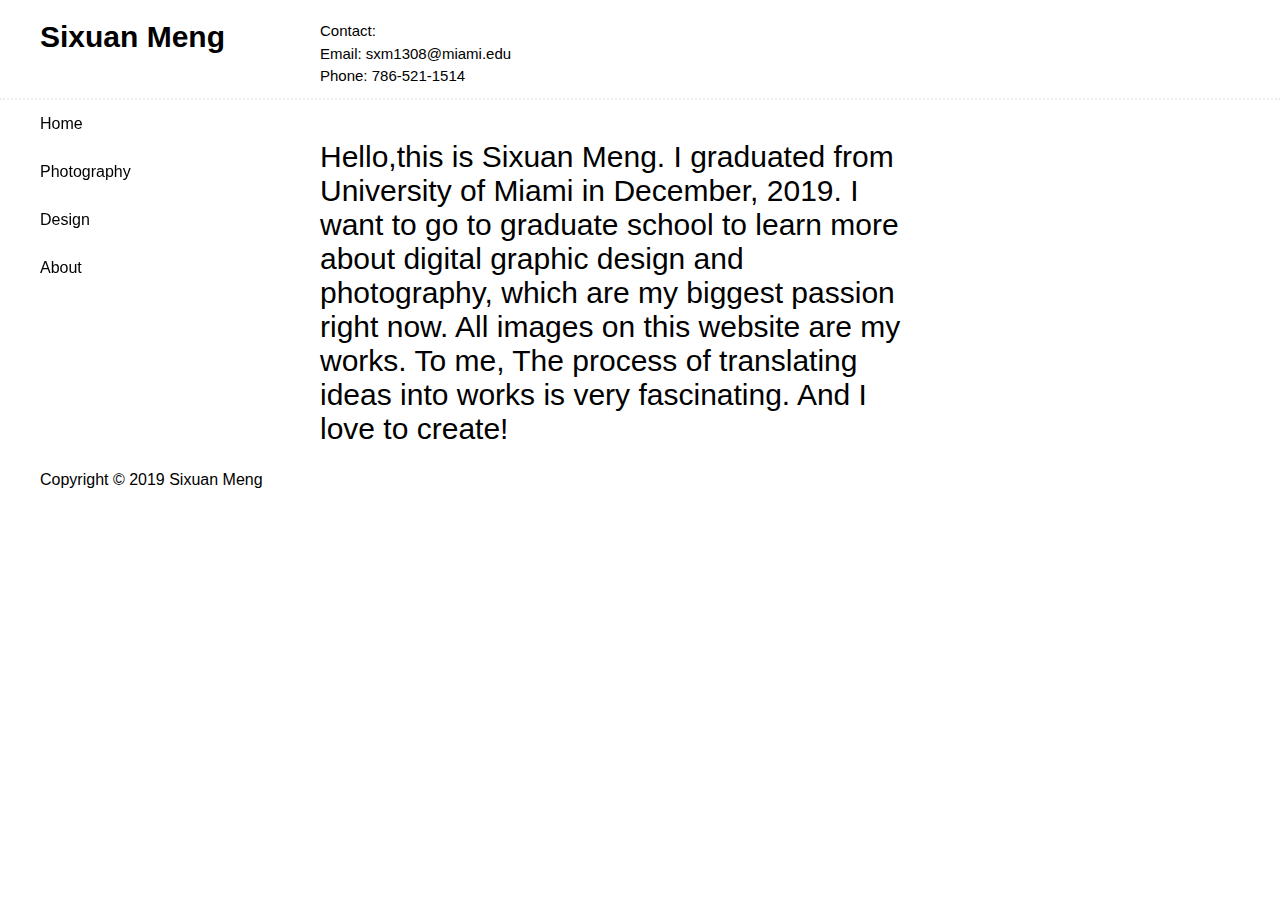
<file: about.html>
<!DOCTYPE html>
<html lang="en">
   <head>
      <meta charset="UTF-8" />
      <title>About</title>
      <link href="css/style.css" rel="stylesheet" />
   </head>
   <body>
     <p class="message">You need a broswer which supports CSS grid! why not<a href="https://browsehappy,com/">download</a> a browser which does?</p>
      <div class="grid">
         <div id="header">
            <h1>Sixuan Meng</h1>
            <div id="contactinfo">
               <ul>
                  <li>Contact:</li>
                  <li>Email:  sxm1308@miami.edu</li>
                  <li>Phone: <a href="tel:7865211514">786-521-1514</a></li>
               </ul>
            </div>
         </div>
         <div id="aside">
            <ul>
               <li><a href="home.html">Home</a>
               <li><a href="photography.html">Photography</a>
               <li><a href="design.html">Design</a>
               <li><a href="about.html">About</a>
            </ul>
         </div>

         <div id="main">
           <p id="intro">Hello,this is Sixuan Meng.  I graduated from University of Miami in December, 2019. I want to go to graduate school to learn more about digital graphic design and photography, which are my biggest passion right now. All images on this website are my works. To me, The process of translating ideas into works is very fascinating. And I love to create!</p>
          </div>

         <div id="footer">
            <p>Copyright &#169; 2019 Sixuan Meng</p>
         </div>
      </div>
   </body>
</html>
</file>
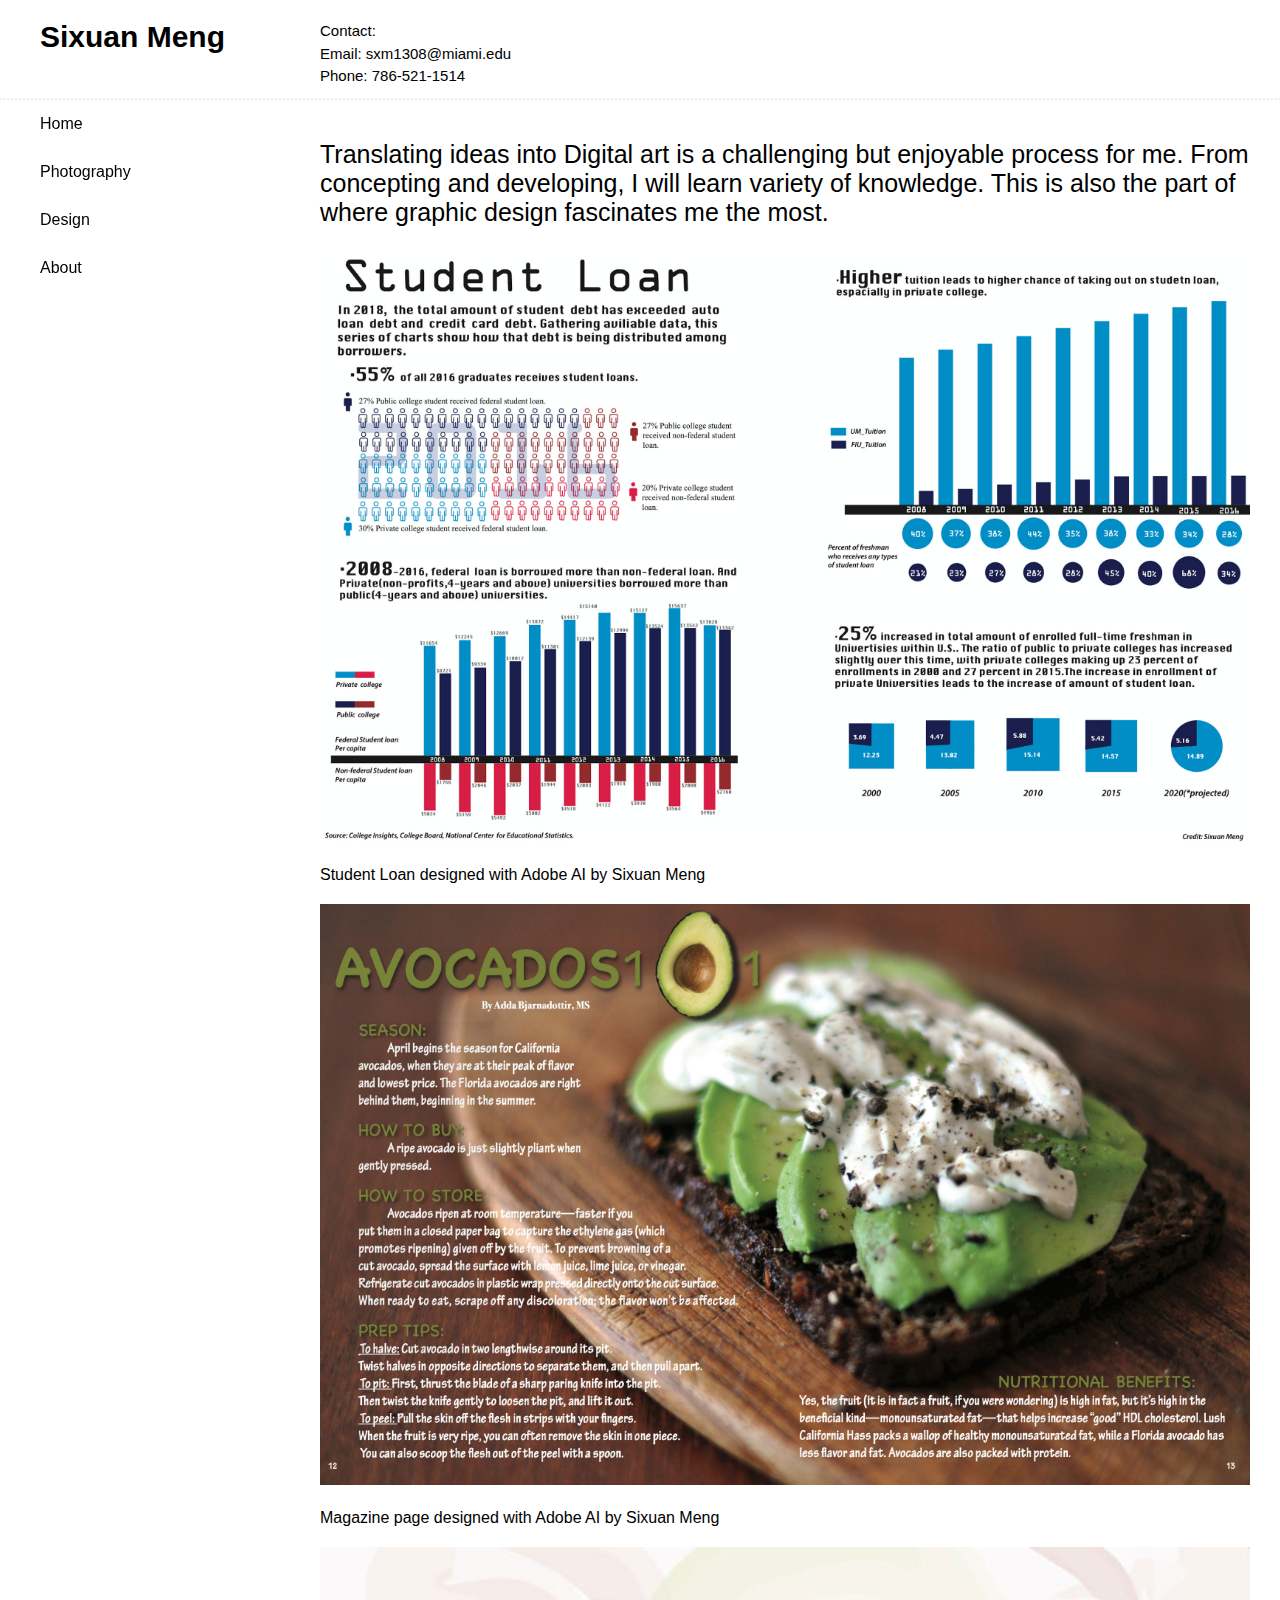
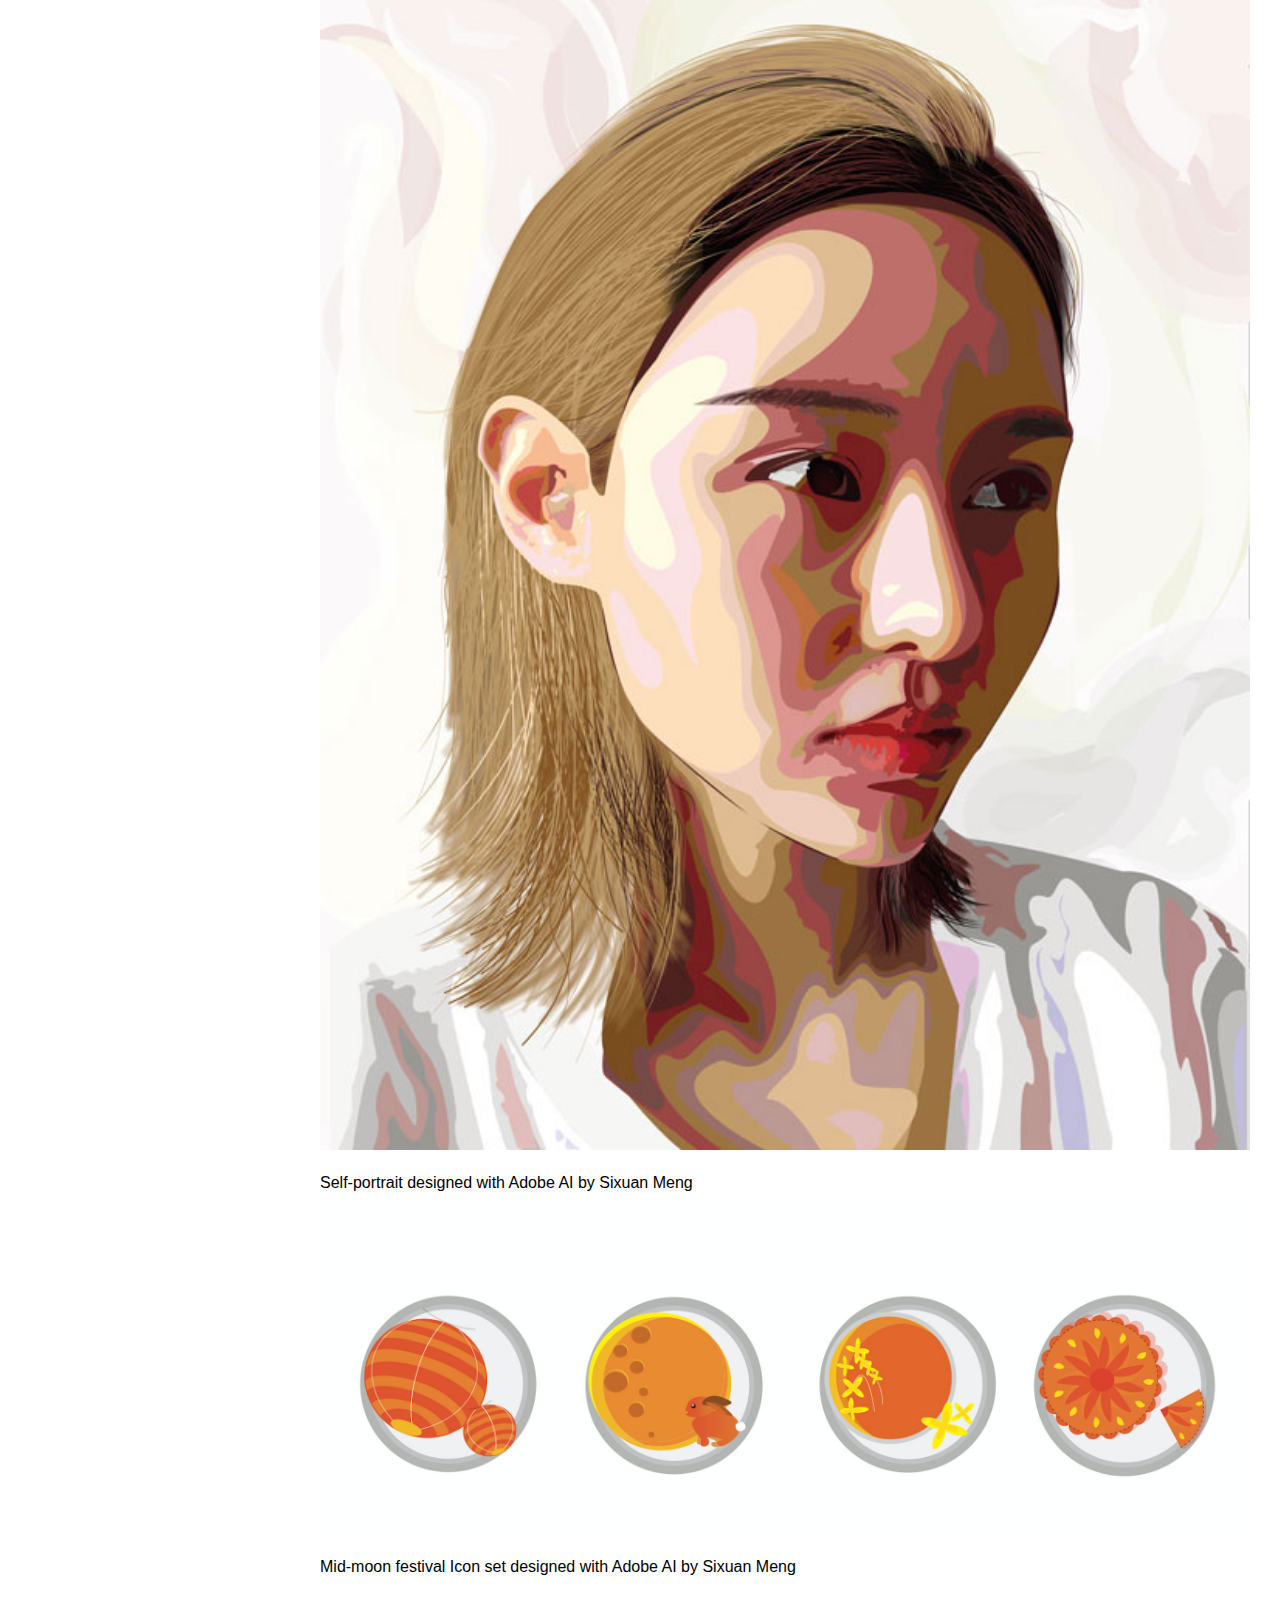
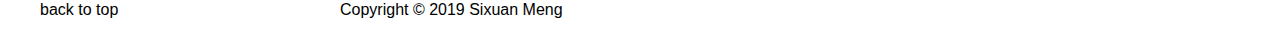
<file: design.html>
<!DOCTYPE html>
<html lang="en">
   <head>
      <meta charset="UTF-8" />
      <title>Design</title>
      <link href="css/style.css" rel="stylesheet" />
   </head>
   <body>
     <p class="message">You need a broswer which supports CSS grid! why not<a href="https://browsehappy,com/">download</a> a browser which does?</p>
      <div class="grid">
         <div id="header">
            <h1>Sixuan Meng</h1>
            <div id="contactinfo">
               <ul>
                  <li>Contact:</li>
                  <li>Email:  sxm1308@miami.edu</li>
                  <li>Phone: <a href="tel:7865211514">786-521-1514</a></li>
               </ul>
            </div>
         </div>
         <div id="aside">
            <ul>
               <li><a href="home.html">Home</a>
               <li><a href="photography.html">Photography</a>
               <li><a href="design.html">Design</a>
               <li><a href="about.html">About</a>
            </ul>
         </div>

         <div id="main">
           <p id="exp">Translating ideas into Digital art is a challenging but enjoyable process for me. From concepting and developing, I will learn variety of knowledge. This is also the part of where graphic design fascinates me the most.</p>
            <img src="img/datavisulization.jpg" alt="data visulization" />
            <p>Student Loan designed with Adobe AI by Sixuan Meng</p>
            <img src="img/avocado.jpg" alt="Avocados 101" />
            <p>Magazine page designed with Adobe AI by Sixuan Meng</p>
            <img src="img/self-portrait.jpg" alt="AI illustration" />
            <p>Self-portrait designed with Adobe AI by Sixuan Meng</p>
            <img src="img/icon.jpg" alt="AI illustration" />
            <p>Mid-moon festival Icon set designed with Adobe AI by Sixuan Meng</p>

         </div>

         <div id="footer">
            <div id="top">
               <a href="#header">back to top</a>
            </div>
            <p>Copyright &#169; 2019 Sixuan Meng</p>
         </div>
      </div>
   </body>
</html>
</file>
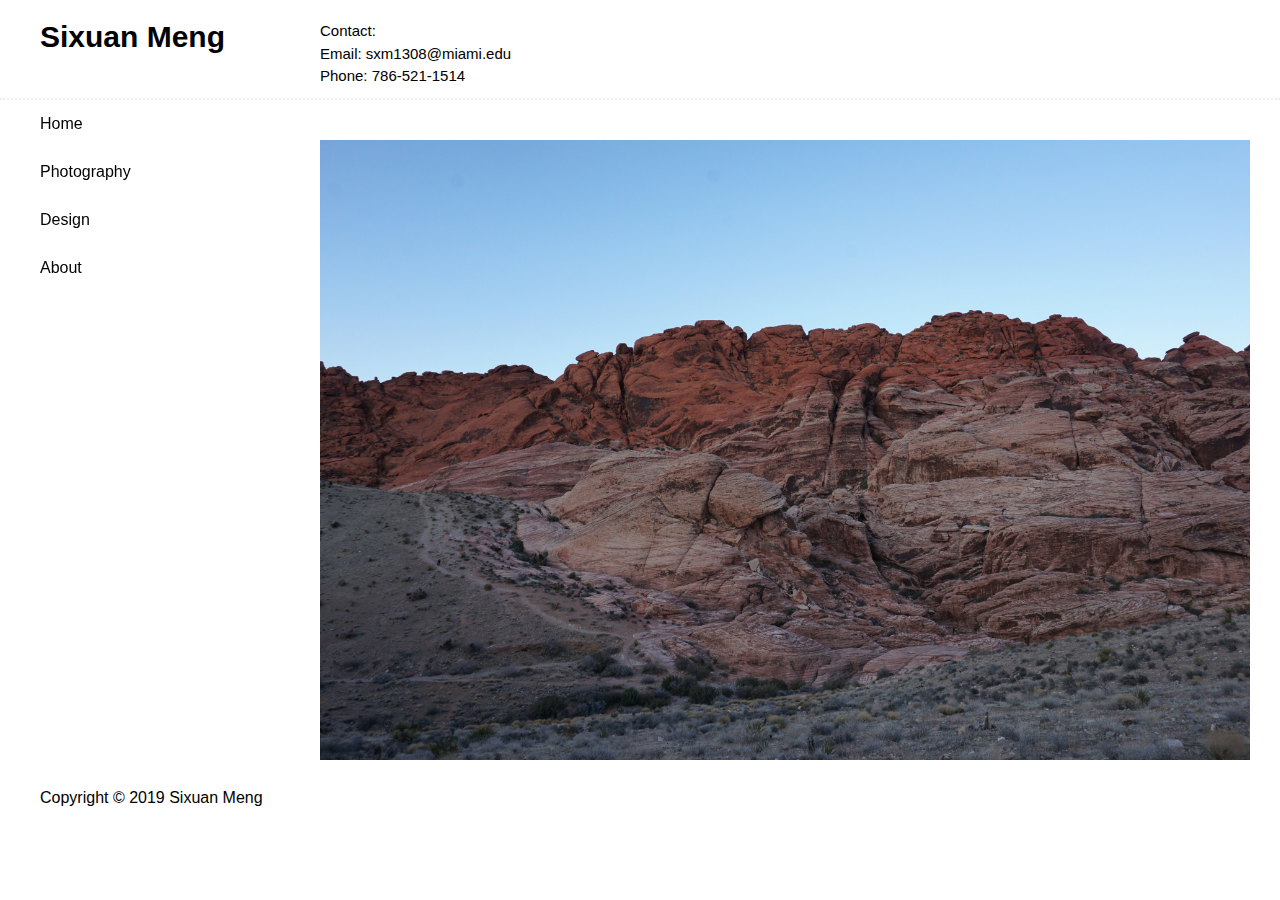
<file: home.html>
<!DOCTYPE html>
<html lang="en">
   <head>
      <meta charset="UTF-8" />
      <title>Home</title>
      <link href="css/style.css" rel="stylesheet" />
   </head>
   <body>
     <p class="message">You need a broswer which supports CSS grid! why not <a href="https://browsehappy,com/">download</a> a browser which does?</p>
      <div class="grid">
         <div id="header">
            <h1>Sixuan Meng</h1>
            <div id="contactinfo">
               <ul>
                  <li>Contact:</li>
                  <li>Email:  sxm1308@miami.edu</li>
                  <li>Phone: <a href="tel:7865211514">786-521-1514</a></li>
               </ul>
            </div>
         </div>
         <div id="aside">
            <ul>
               <li><a href="home.html">Home</a>
               <li><a href="photography.html">Photography</a>
               <li><a href="design.html">Design</a>
               <li><a href="about.html">About</a>
            </ul>
         </div>
         <div id="main">
            <img src="img/redrock.jpg" alt="redrock" />
         </div>
         <div id="footer">
            <p>Copyright &#169; 2019 Sixuan Meng</p>
         </div>
      </div>
   </body>
</html>
</file>
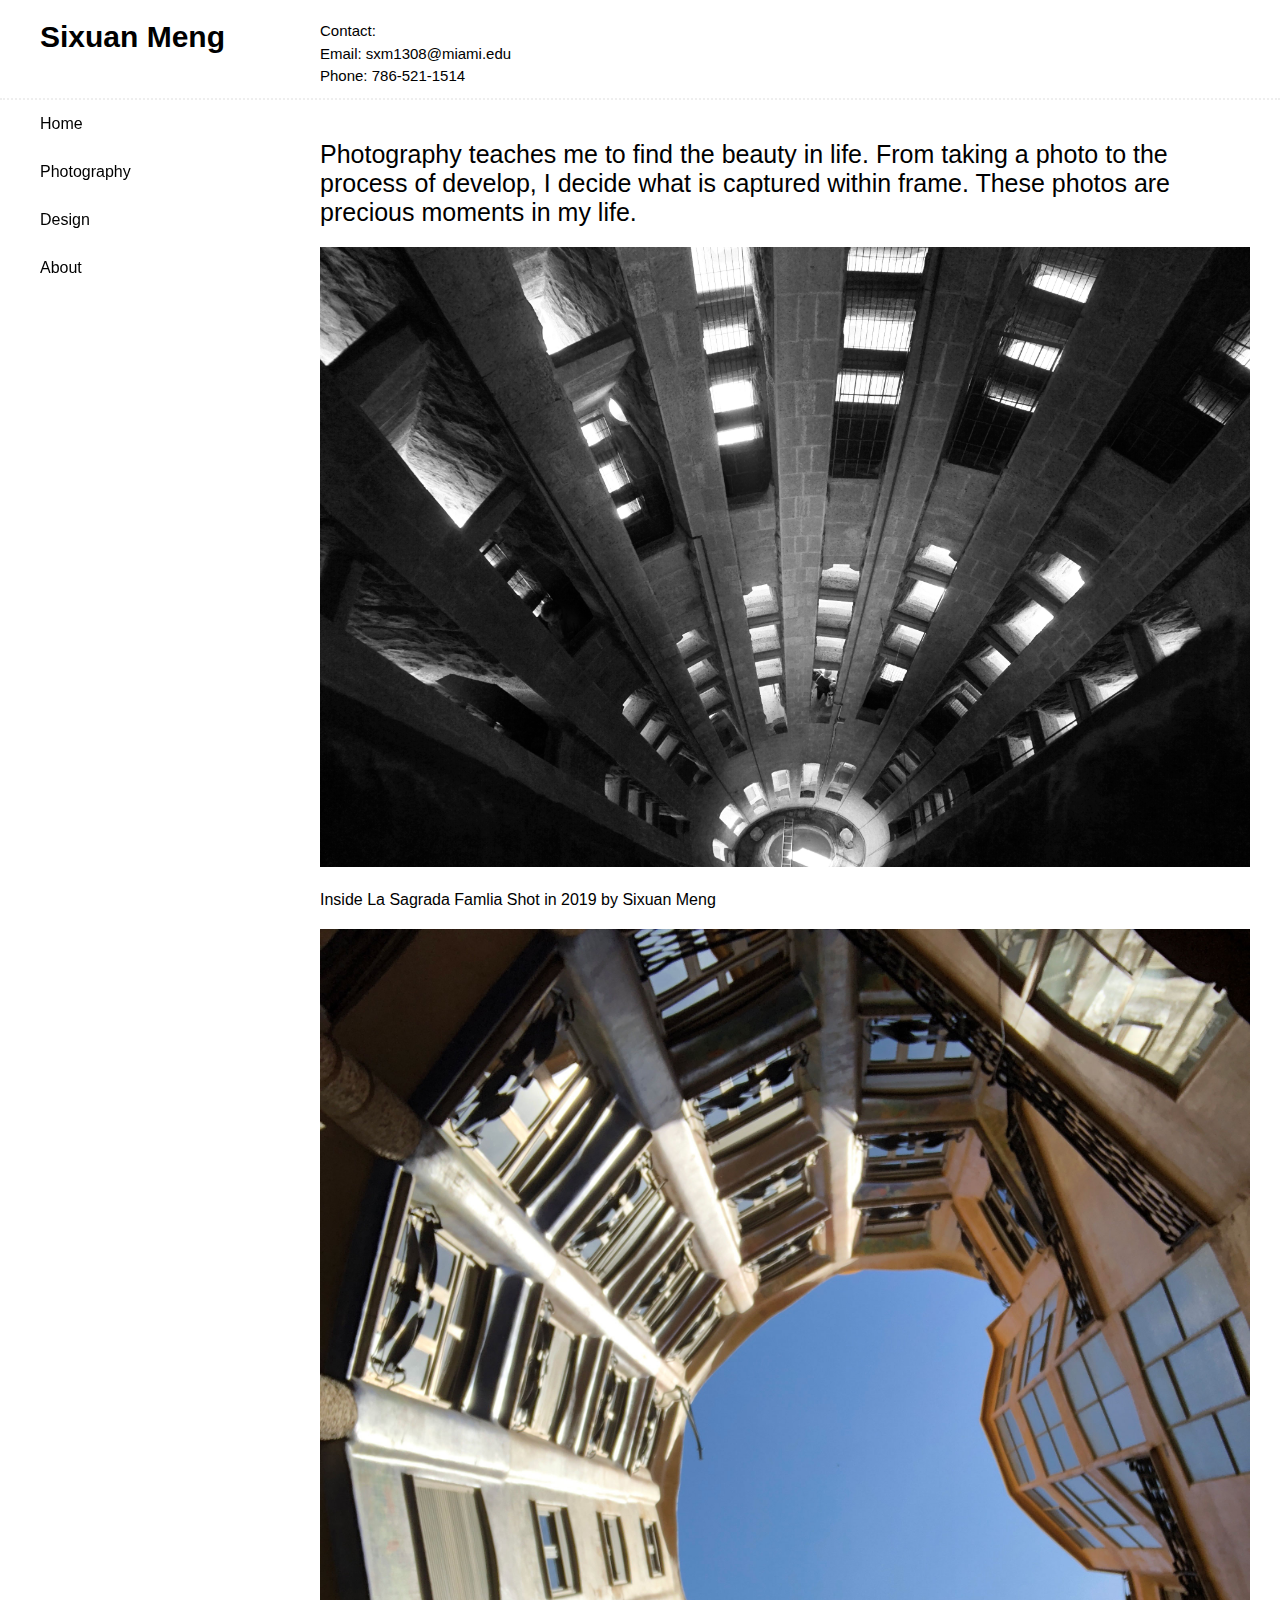
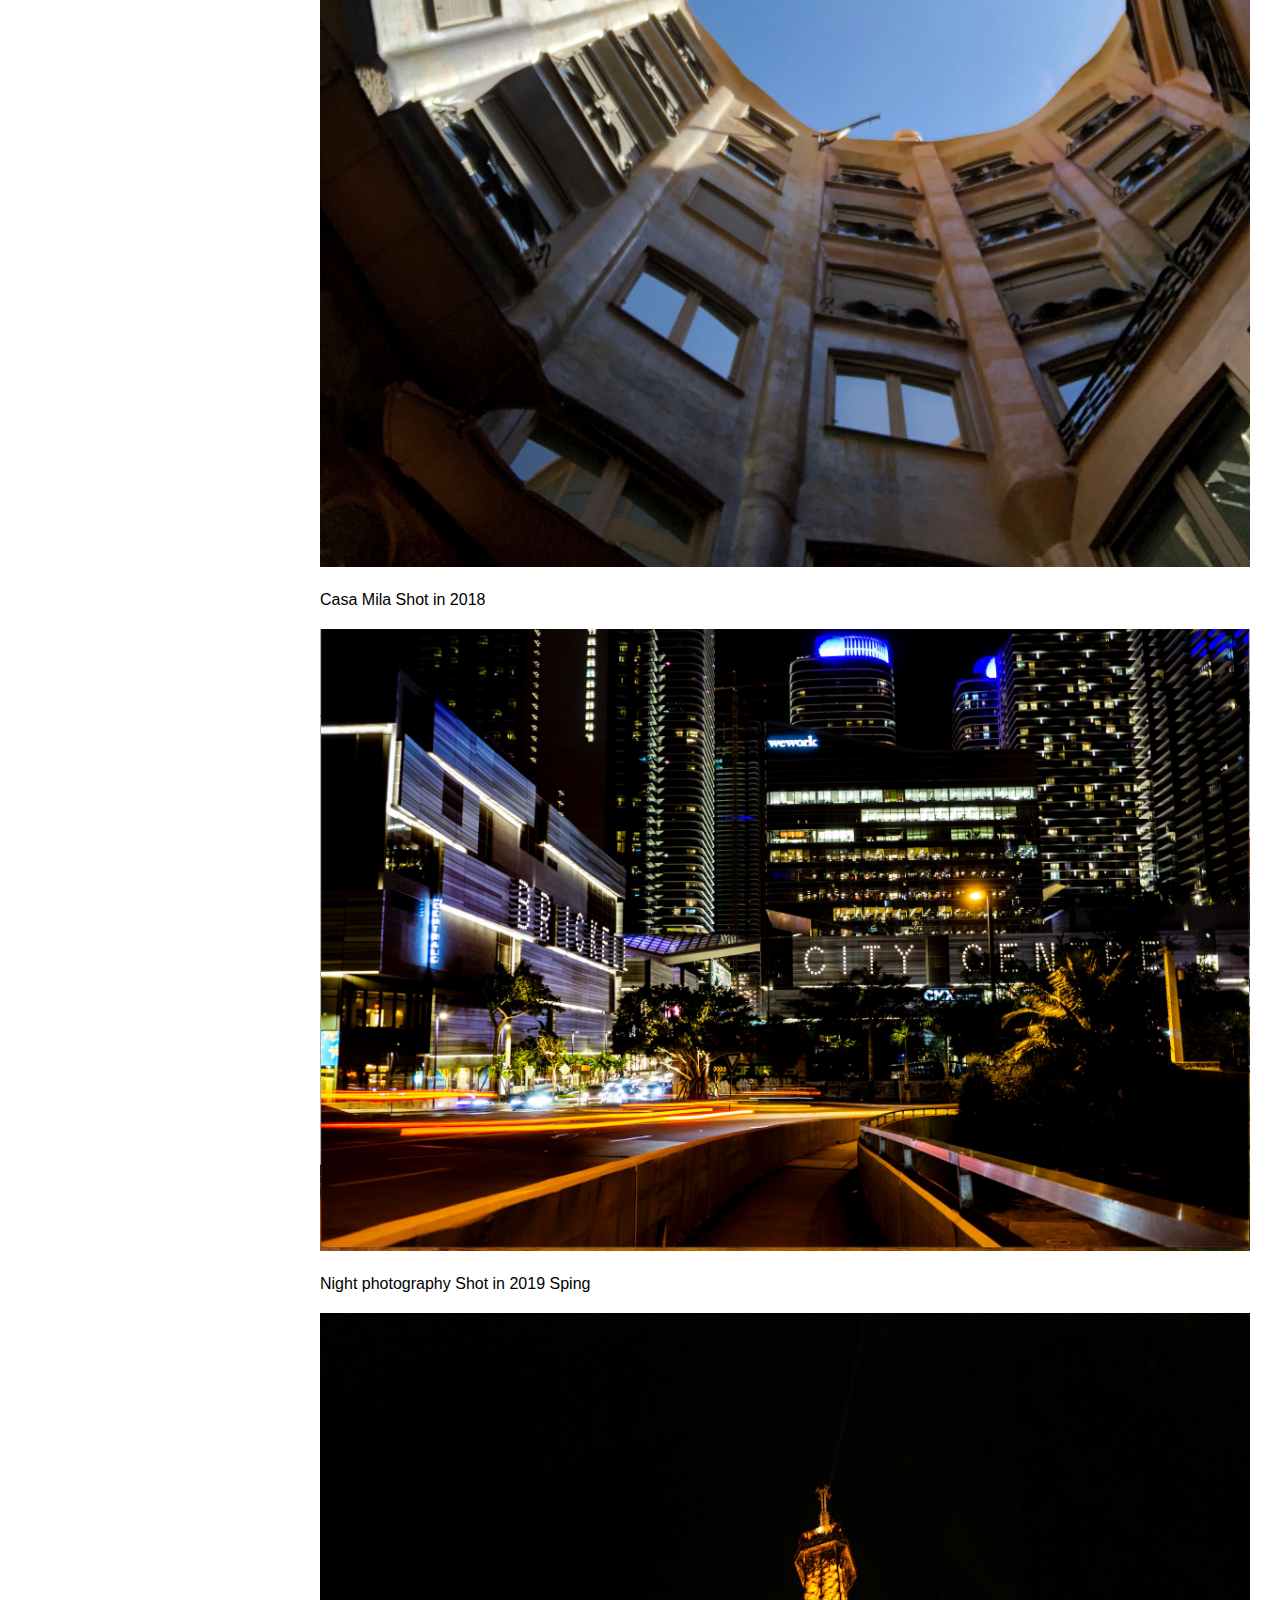
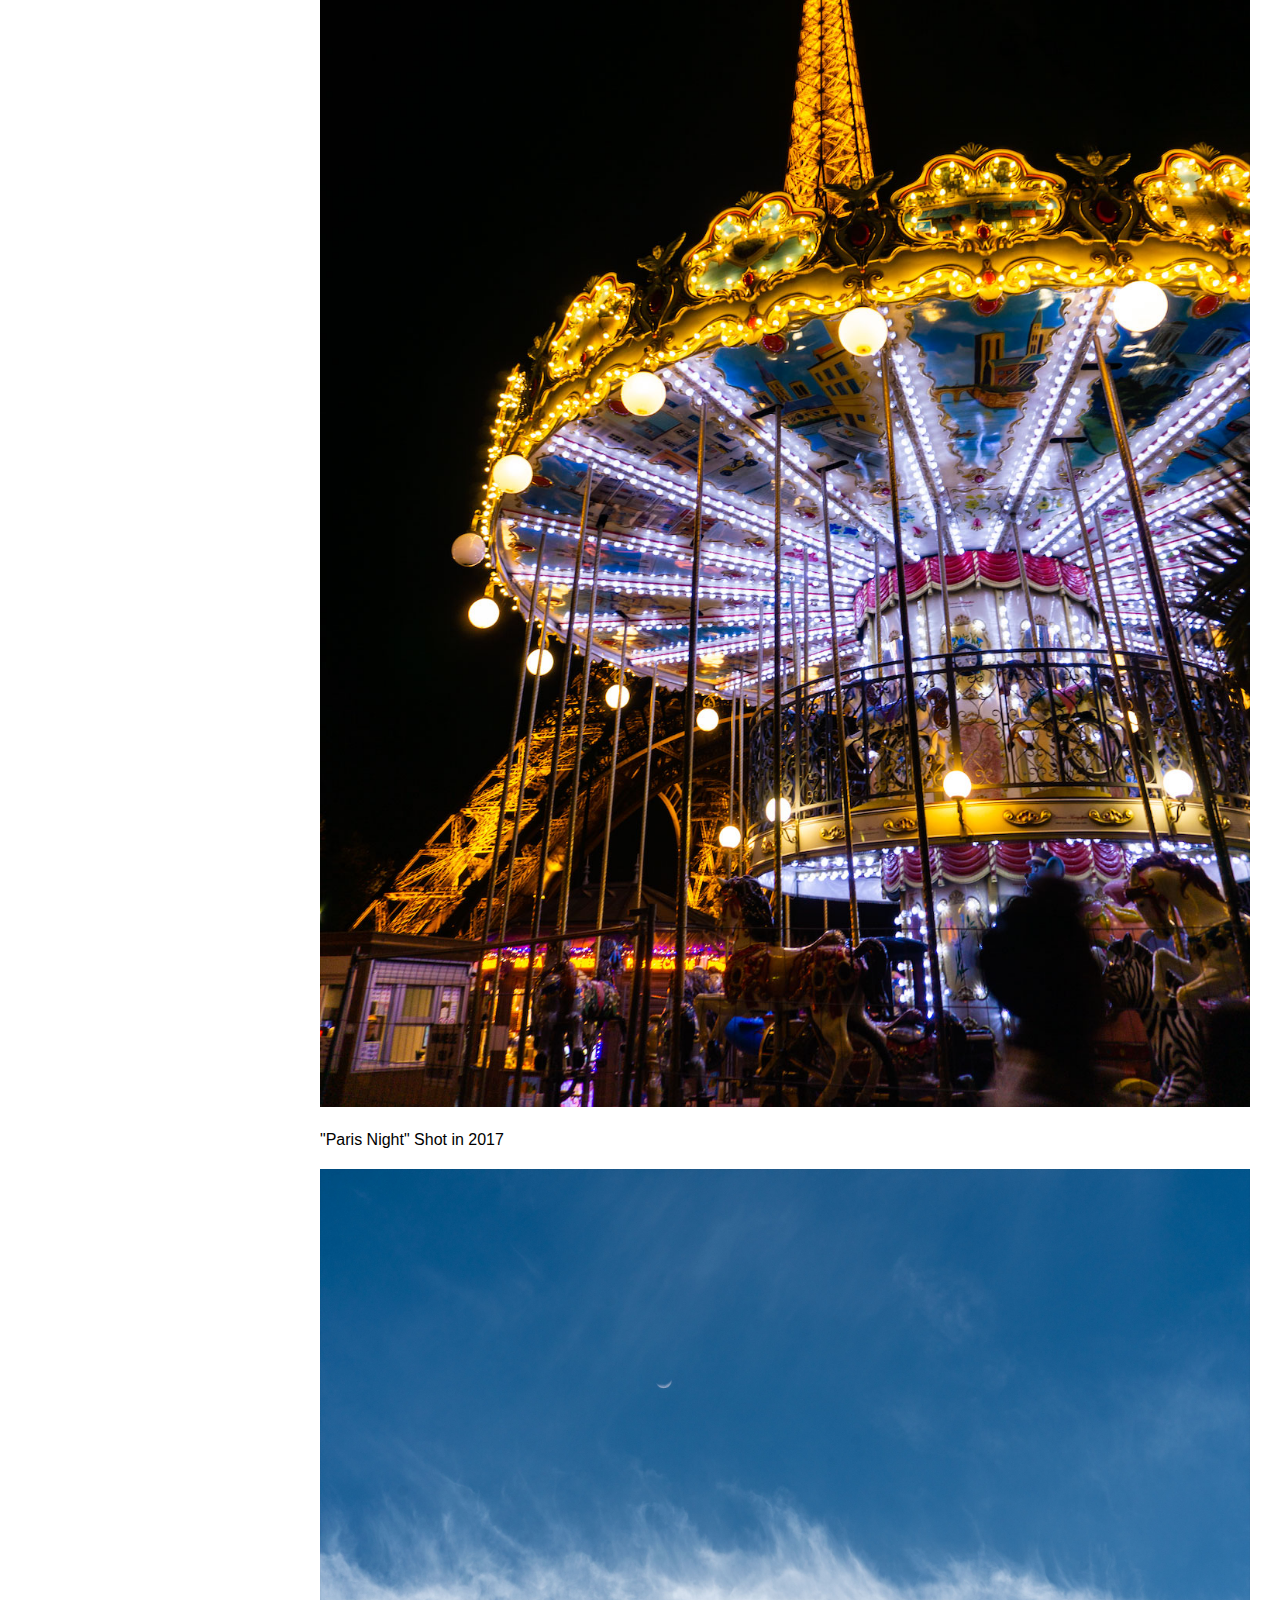
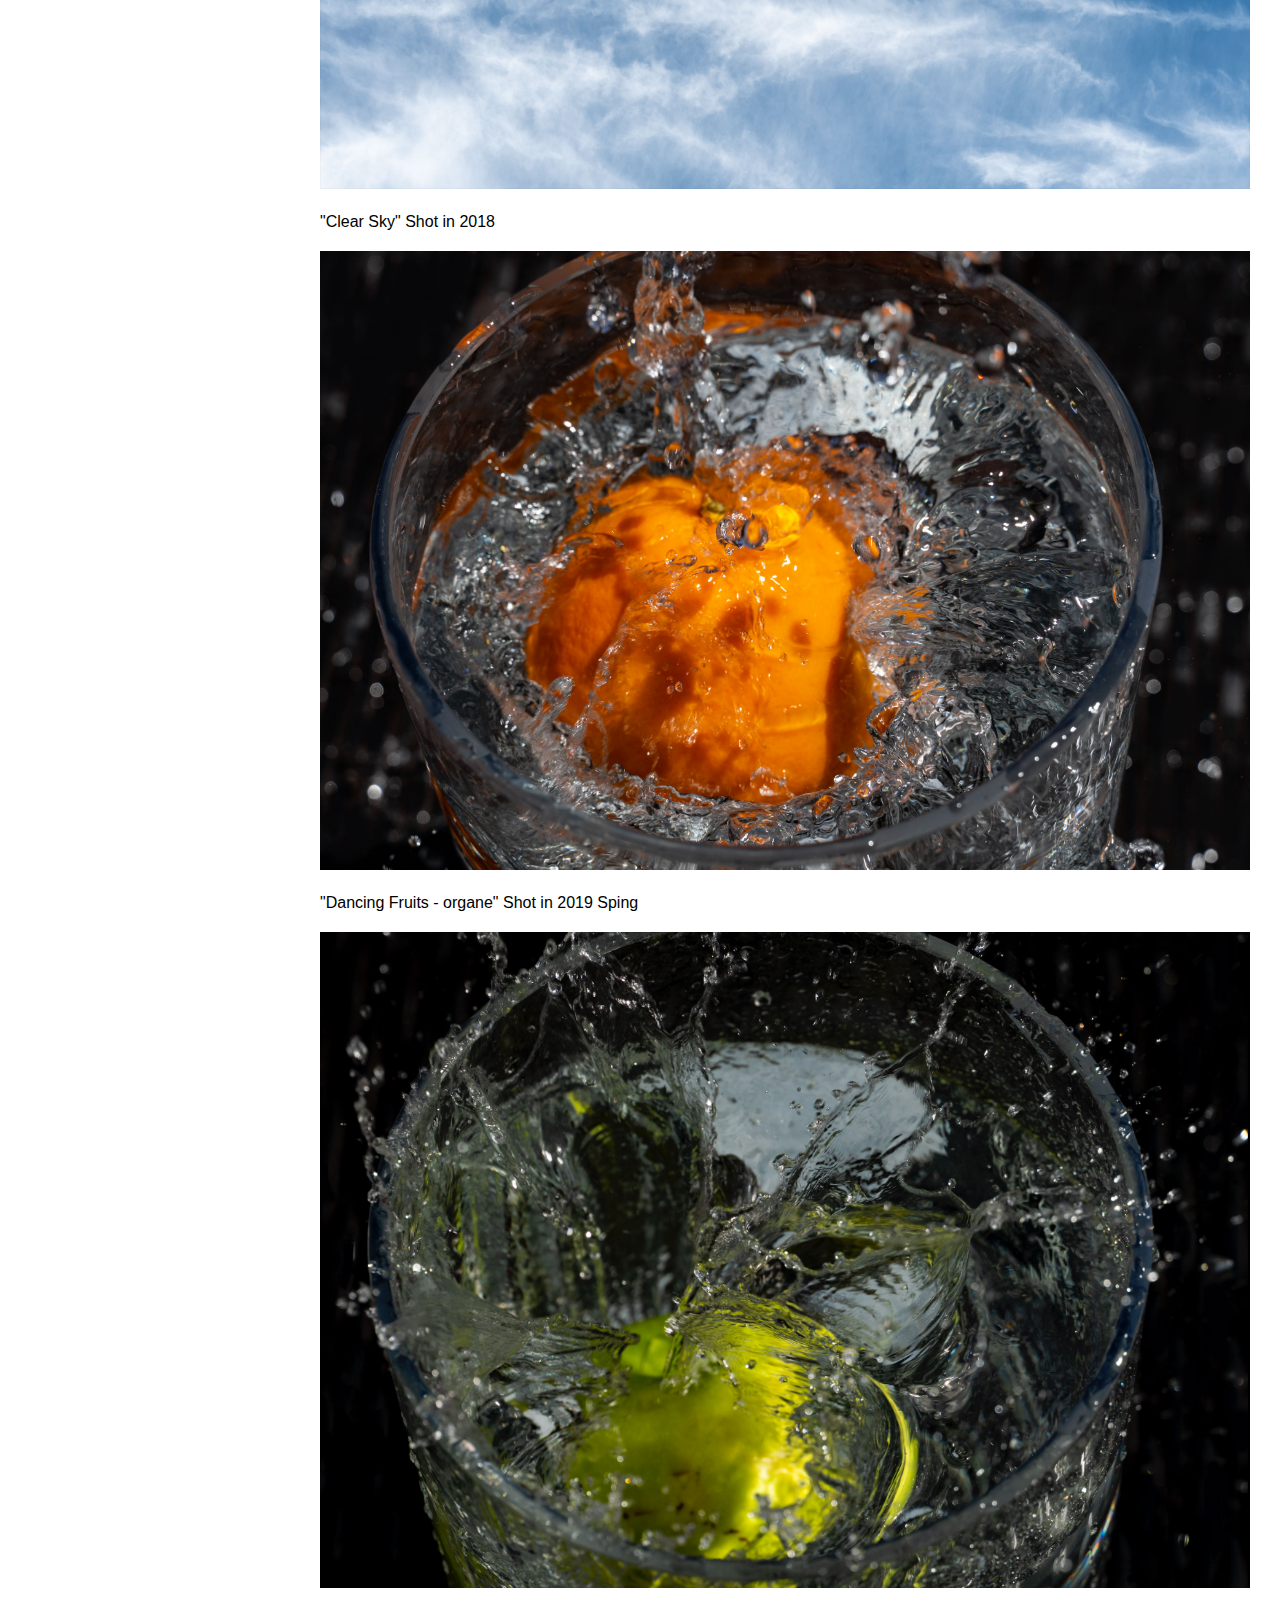
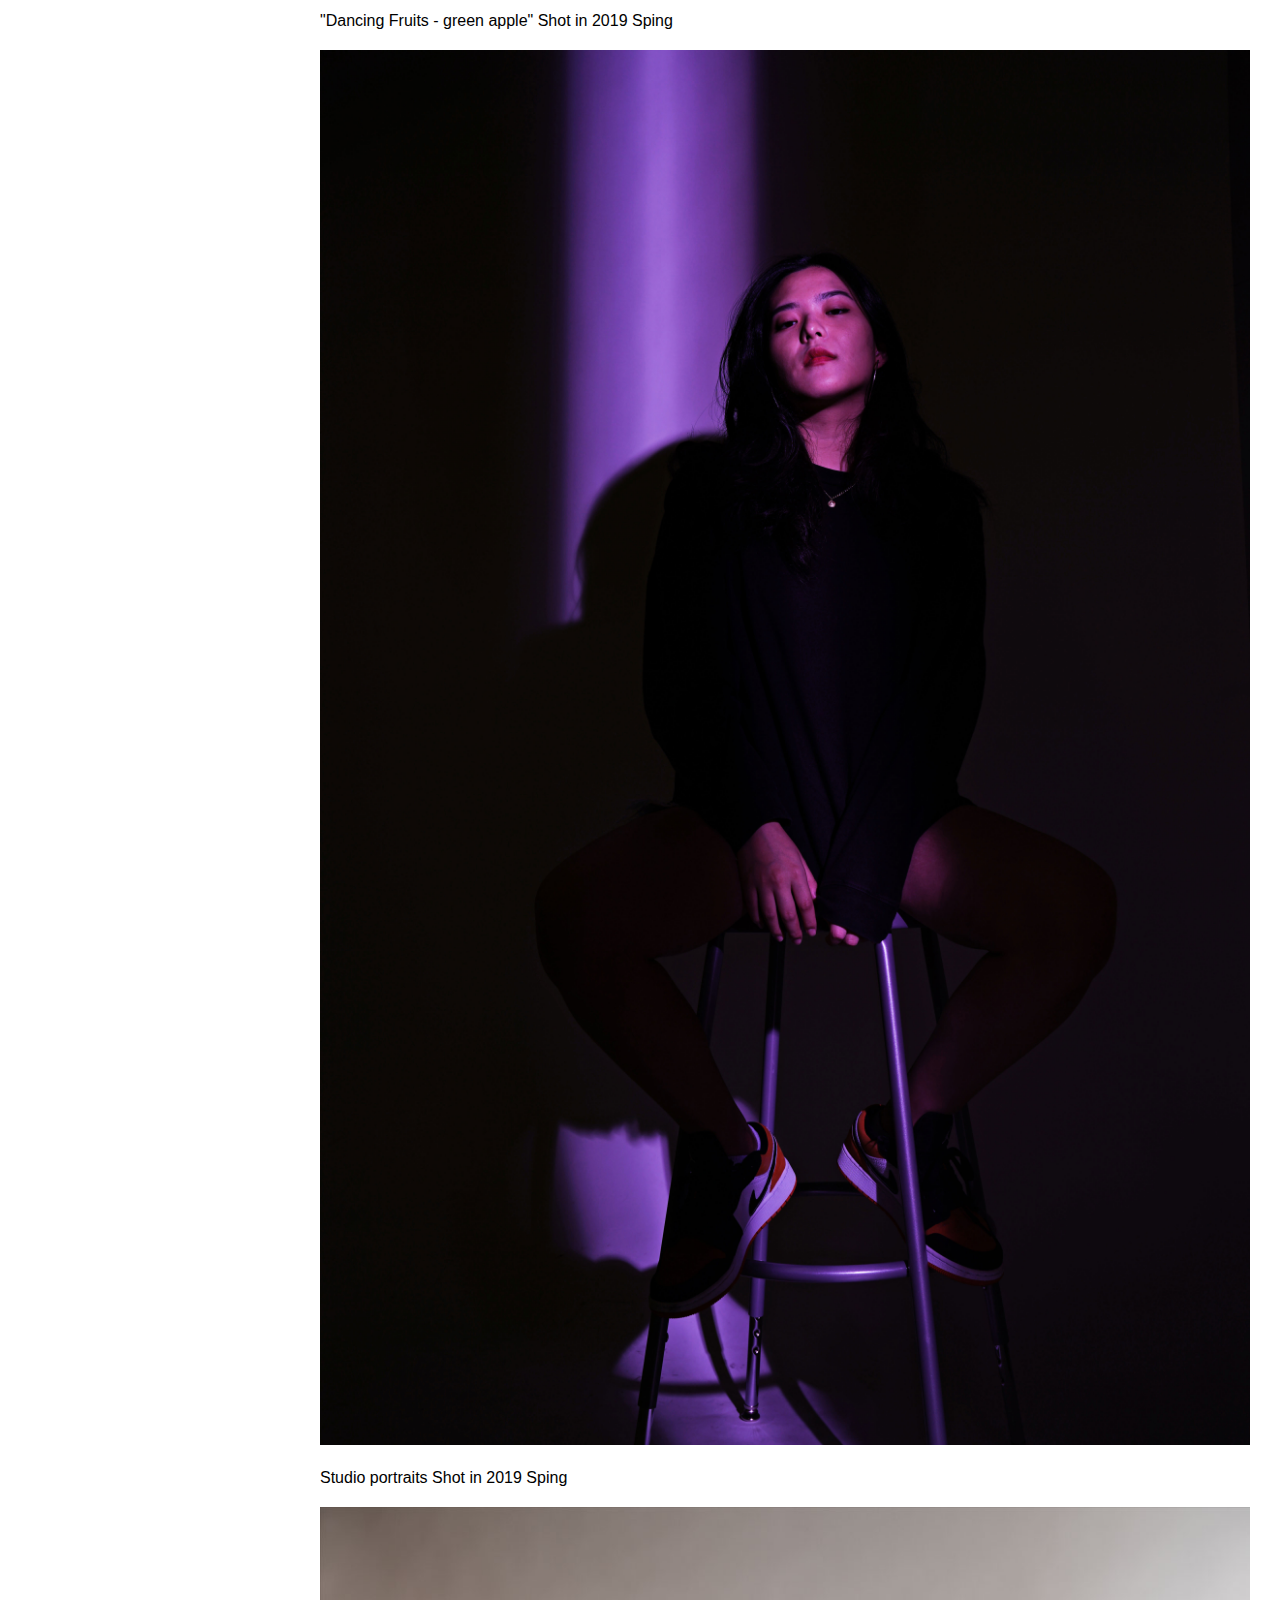
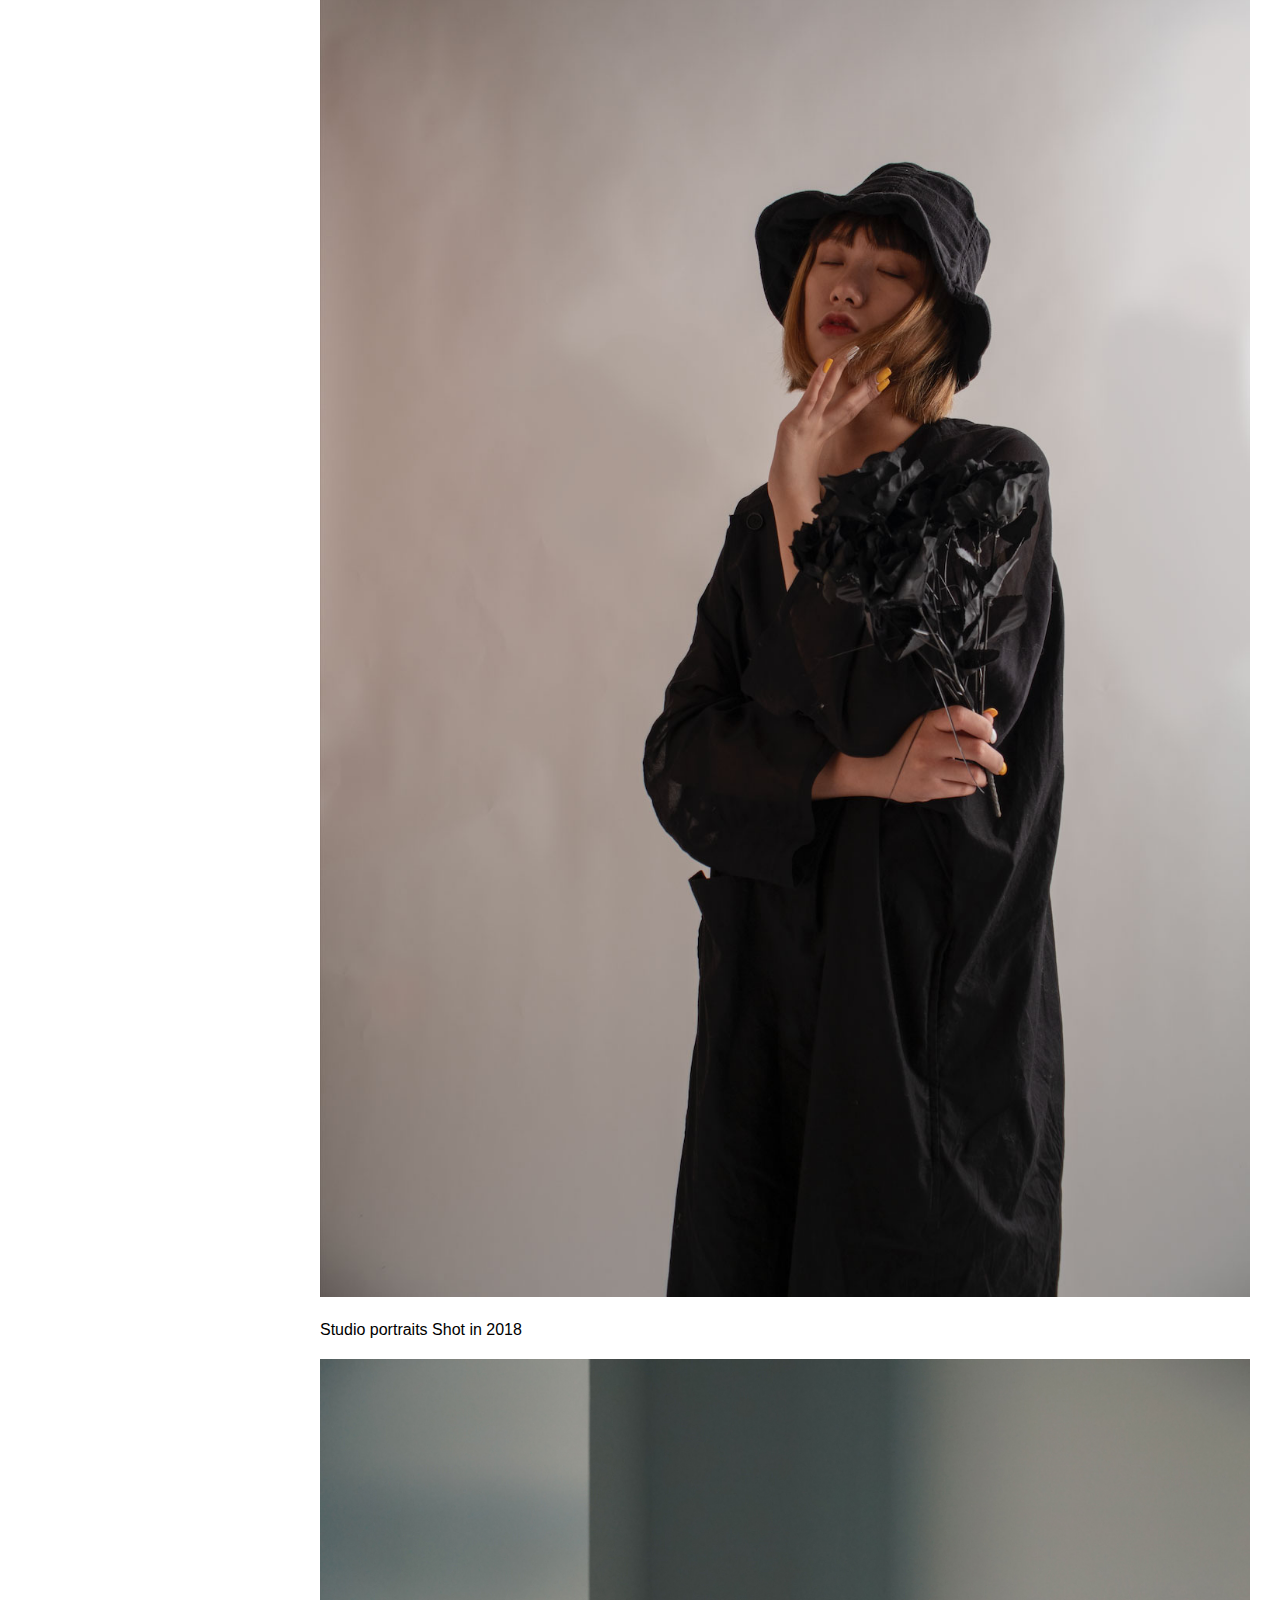
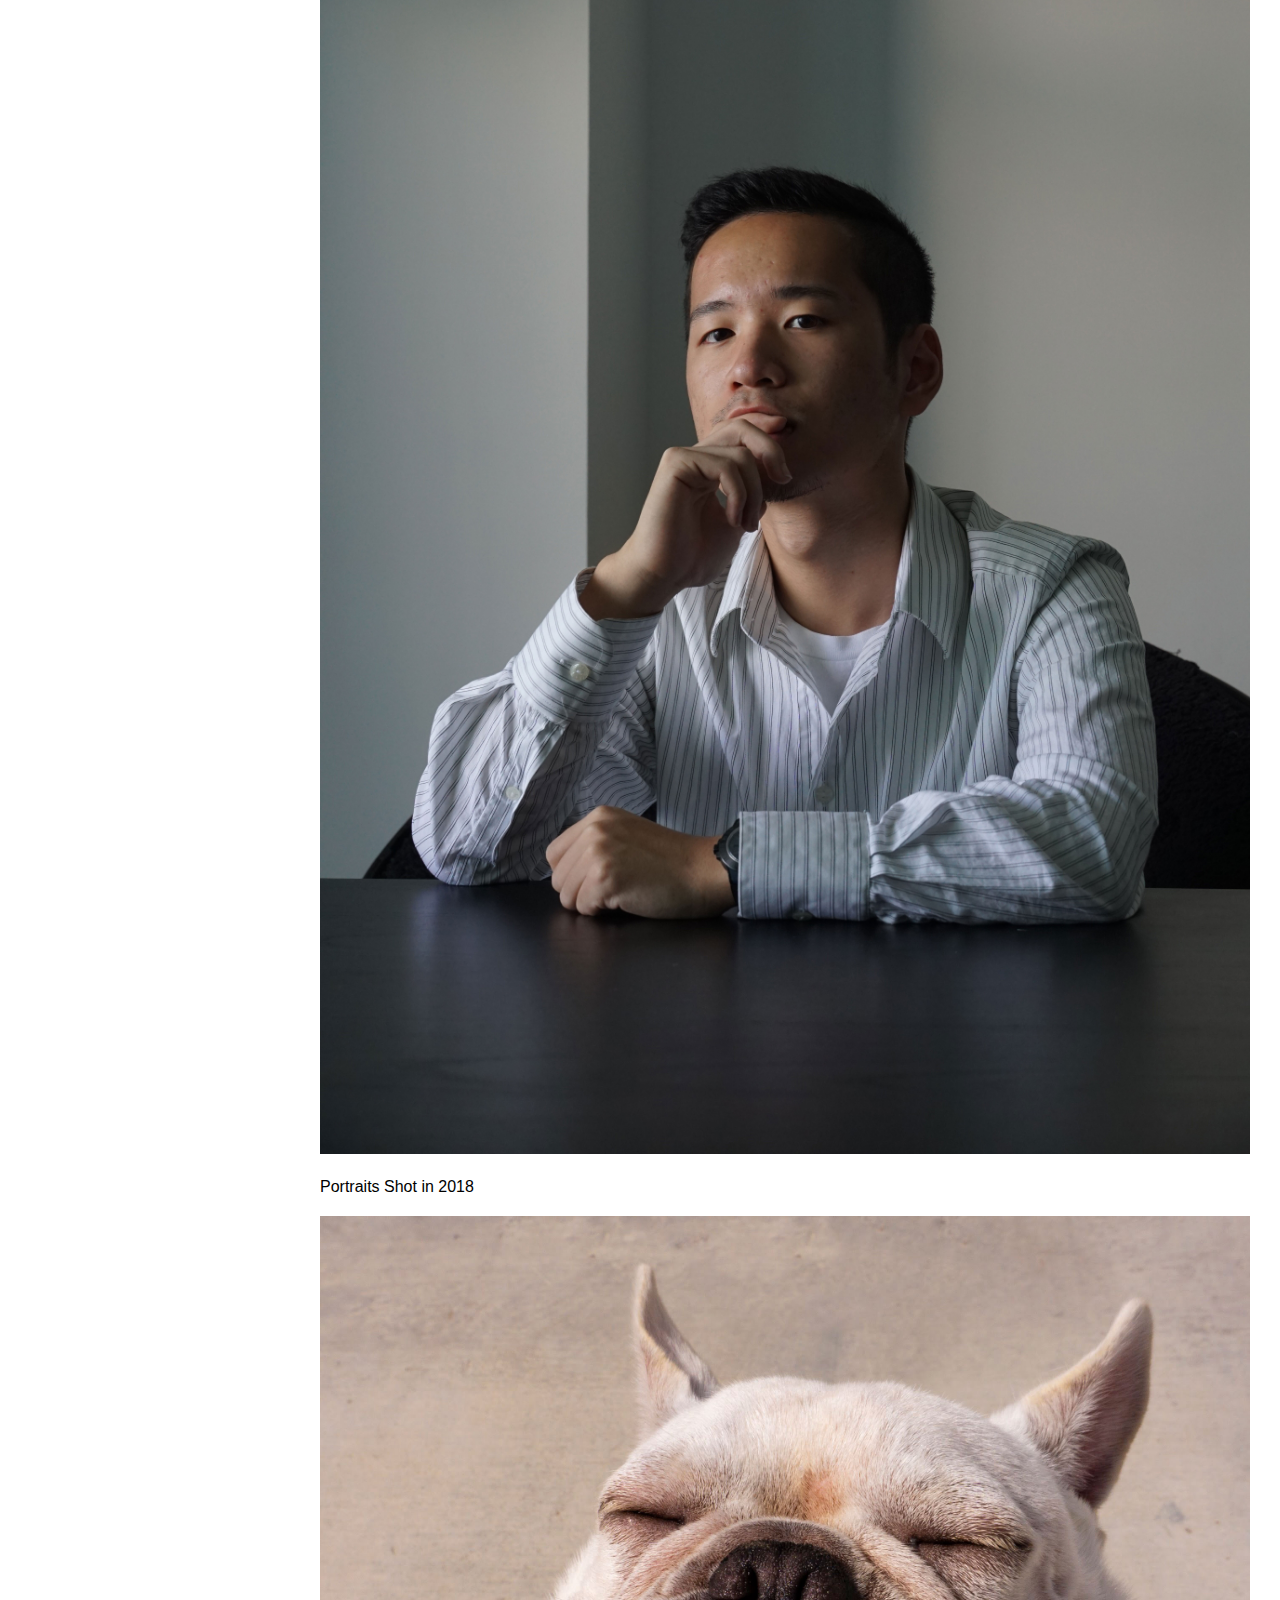
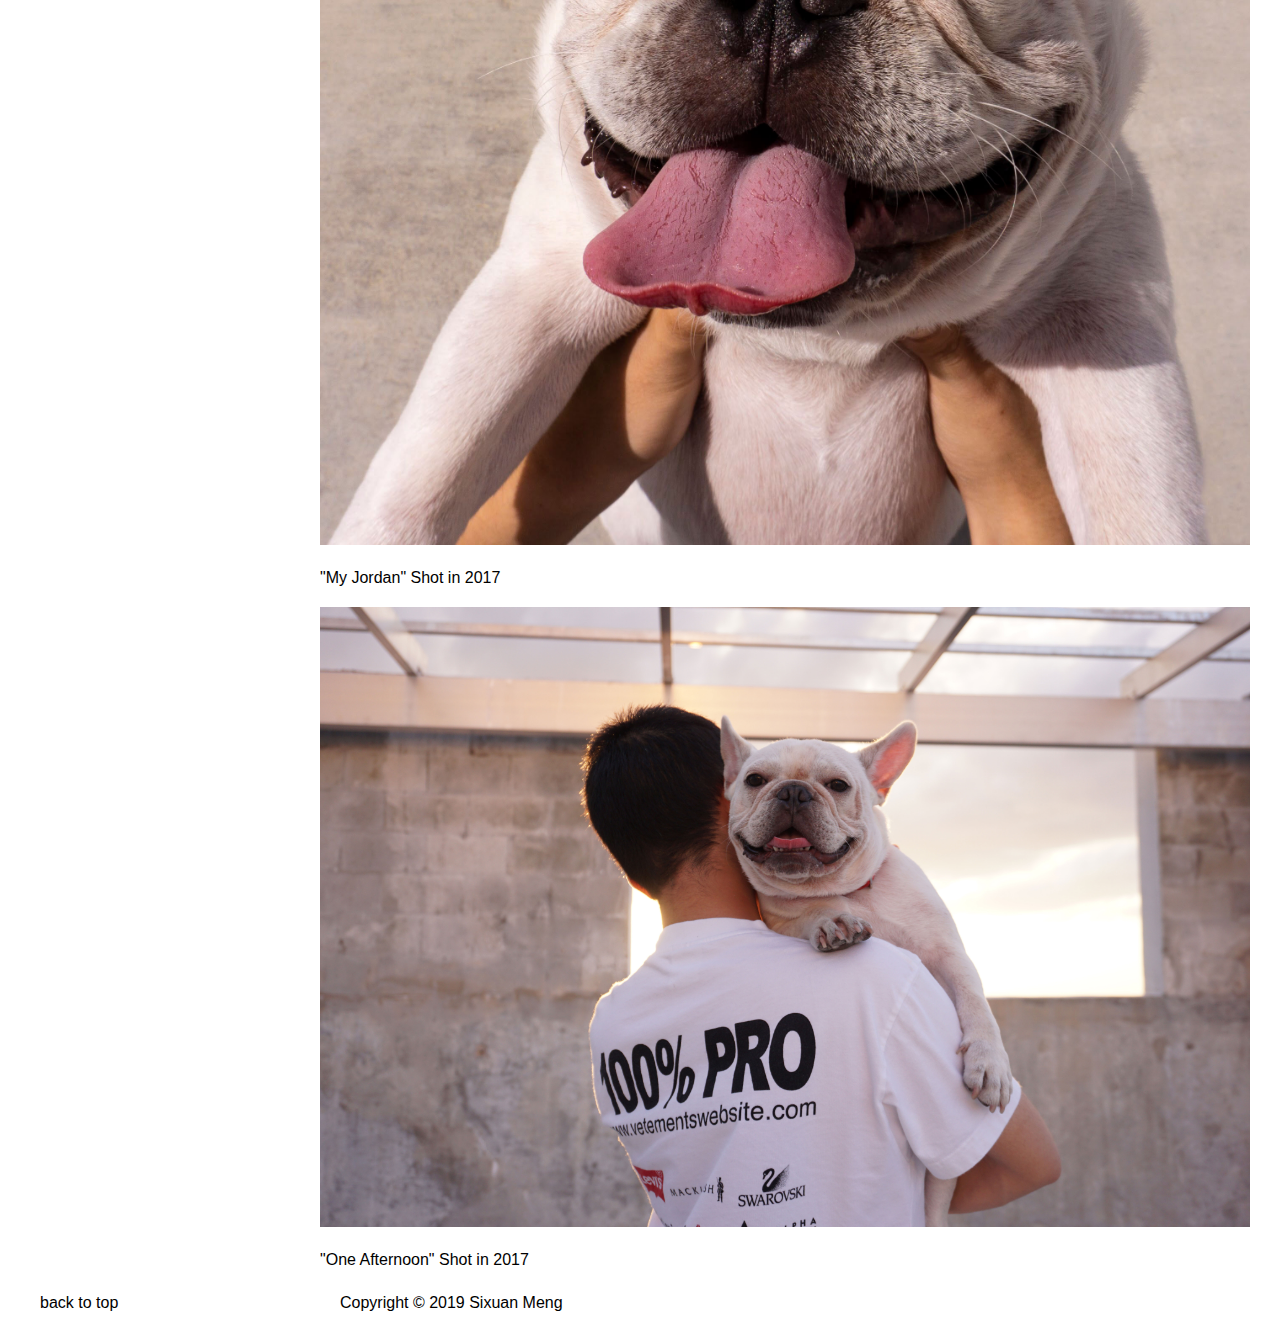
<file: photography.html>
<!DOCTYPE html>
<html lang="en">
  <head>
    <meta charset="UTF-8" />
    <title>Photography</title>
    <link href="css/style.css" rel="stylesheet" />
  </head>
  <body>
    <p class="message">You need a broswer which supports CSS grid! why not<a href="https://browsehappy,com/">download</a> a browser which does?</p>
    <div class="grid">
      <div id="header">
        <h1>Sixuan Meng</h1>
        <div id="contactinfo">
          <ul>
            <li>Contact:</li>
            <li>Email:  sxm1308@miami.edu</li>
            <li>Phone: <a href="tel:7865211514">786-521-1514</a></li>
          </ul>
        </div>
      </div>
      <div id="aside">
        <ul>
          <li><a href="home.html">Home</a>
          <li><a href="photography.html">Photography</a>
          <li><a href="design.html">Design</a>
          <li><a href="about.html">About</a>
        </ul>
      </div>
      <div id="main">
        <p id="exp">Photography teaches me to find the beauty in life. From taking a photo to the process of develop, I decide what is captured within frame. These photos are precious moments in my life. </p>
        <img src="img/church.jpg" alt="barcelona" />
        <p>Inside La Sagrada Famlia Shot in 2019 by Sixuan Meng</p>
        <img src="img/barcelona.jpg" alt="barcelona" />
        <p> Casa Mila Shot in 2018</p>
        <img src="img/miamibrikell.jpg" alt="Miami city center" />
        <p>Night photography Shot in 2019 Sping</p>
        <img src="img/paris.jpg" alt="Paris" />
        <p>"Paris Night" Shot in 2017</p>
        <img src="img/moon.jpg" alt="white moon" />
        <p>"Clear Sky" Shot in 2018</p>
        <img src="img/dancingfruit.jpg" alt="dancing fruit" />
        <p>"Dancing Fruits - organe" Shot in 2019 Sping</p>
        <img src="img/green.jpg" alt="dancing fruit" />
        <p>"Dancing Fruits - green apple" Shot in 2019 Sping</p>
        <img src="img/lightstrip.jpg" alt="light strip" />
        <p>Studio portraits Shot in 2019 Sping</p>
        <img src="img/black.jpg" alt="Girl in Black" />
        <p>Studio portraits Shot in 2018</p>
        <img src="img/portrait.jpg" alt="Portrait" />
        <p> Portraits Shot in 2018</p>
        <img src="img/happyjordan.jpg" alt="Happy Jordan" />
        <p>"My Jordan" Shot in 2017</p>
        <img src="img/oneafternoon.jpg" alt="One afternoon" />
        <p>"One Afternoon" Shot in 2017</p>
      </div>
      <div id="footer">
        <div id="top">
          <a href="#header">back to top</a>
        </div>
        <p>Copyright &#169; 2019 Sixuan Meng</p>
      </div>
    </div>
  </body>
</html>
</file>
<file: css/style.css>
*{
  margin:0;
  padding:0;
  border:0;
}

@import url('https://fonts.googleapis.com/css?family=Open+Sans:700|Roboto:300&display=swap');
@supports (display:grid) {
  .message{
    display: none;
  }
}
.grid {
	display: grid;
	grid-template-columns: 80px 4fr;
	grid-template-rows: 100px;
	grid-gap: 20px;
	grid-template-areas:
  "header  header"
  "aside   main"
  "footer  footer";
}
#header {
  font-family: 'Open Sans', sans-serif;
	grid-area: header;
  display: grid;
	grid-template-columns: repeat(2,300px);
  border-bottom: 2px dotted #eee;
}
#header h1{
  font-size: 30px;
  margin-left: 40px;
  margin-top: 20px;
  color:black;
}
#contactinfo ul {
  margin-top: 20px;
  padding-left: 20px;
  font-family: 'Open Sans', sans-serif;
	list-style: none;
  font-size: 15px;
  line-height: 1.5;
}
#contactinfo a:link{
  text-decoration: none;
  color:black;
}
#aside {
	grid-area: aside;
  margin-top: 100px;
  position: fixed;
}
#aside ul {
  margin-left: 40px;
	list-style: none;
  font-family: 'Open Sans', sans-serif;
  line-height: 3;
}
#aside ul a {
  color:black;
	text-decoration: none;
}
#aside ul a:hover {
	text-decoration: overline;
  color: lightblue;
}
#aside ul a:active{
  text-decoration: overline;
}
#main {
  font-family: 'Roboto', sans-serif;
	grid-area: main;
  margin-left: 200px;
  margin-right:50px;
}
#exp{
  font-size: 25px;
}
#main img, p{
  margin-top: 20px;
  margin-left: 20px;
  margin-right: 100px;
  width: 100%;
  max-width: 960px;
}
#intro{
  font-size:30px;
    max-width: 600px;
}
#footer {
  font-family: 'Open Sans', sans-serif;
	grid-area: footer;
  color:black;
	display: grid;
	grid-template-columns: repeat(2, 300px);
  grid-template-rows: 50px;
  max-width: 600px;
}
#footer p{
  color:black;
  margin-top: 5px;
  margin-left: 40px;
}
#top {
  font-family: 'Open Sans', sans-serif;
	float: right;
  margin-top: 5px;
	margin-left: 40px;
  color: black;
}
#top a:link{
  text-decoration: none;
  color: black;
}

@media(max-width: 800px) /*for smaller laptop screen*/
{
  *{
    border:0;
    margin:0;
    padding:0;
  }

  .grid {
    grid-template-columns: 1fr;
    grid-template-areas:
    "header"
    "aside"
    "main"
    "footer";
  }

  #header{
      border-bottom: none;
  }
  #aside{
    position:relative;
    margin-top:0;
    margin-right:40px;
  }
  #aside ul a{
    display: block;
    margin-bottom: 10px;
    background-color: #eee;
    line-height: 3;
  }
  #main{
    margin-left: 20px;
    margin-right:60px;

  }
  #main p{
    font-size: 20px;
  }
}

@media(max-width: 400px)/*for mobile screen*/
{
  .grid {
    grid-template-columns: 1fr;
    grid-template-areas:
    "header"
    "aside"
    "main"
    "footer";
    grid-gap:0;
  }
  #header h1{
    font-style: 30px;
  }
  #header{
    display:grid;
    grid-template-columns: 1fr;
    grid-gap:0;
  }
  #header h1{
  font-size: 20px;
  margin-top: 50px;
  }
  #contactinfo{
    margin-left: 20px;
  }
  #contactinfo a:link{
    text-decoration: underline;
    color:black;
  }
#aside{
  margin-top: 70px;
}
  #main img{
    max-width: 300px;
    width:100%;
  }
  #main p{
    font-size: 15px;
    max-width: 20em;
  }
  #footer{
    grid-template-columns: 1fr;
    margin-top: 10px;
  }
  #footer{
    font-size: 12px;
  }
}


@media only screen /*for iphone plus*/
    and (device-width : 414px)
    and (device-height : 736px)
    and (-webkit-device-pixel-ratio : 3) {

  #header{
  display:grid;
  grid-template-columns: 1fr;
  grid-template-rows: 0;
  }
    #header{
      font-size: 5px;
      margin-top: 8px;
      border-bottom: none;
    }

    #contactinfo{
      position: relative;
      margin-left:20px;
      margin-top: 40px;
      margin-bottom: 20px;
    }
    #contactinfo ul a:link{
      text-decoration: underline;
    }
    #aside{
      margin-top: 150px;
    }
    #aside ul a{
      max-width: 340px;
    }
    #main img{
      max-width: 340px;
    }
    #main p{
      font-size: 17px;
      max-width: 20em;
    }
    #footer{
      grid-template-columns: 1fr;
      margin-top: 5px;
    }
  }
</file>
